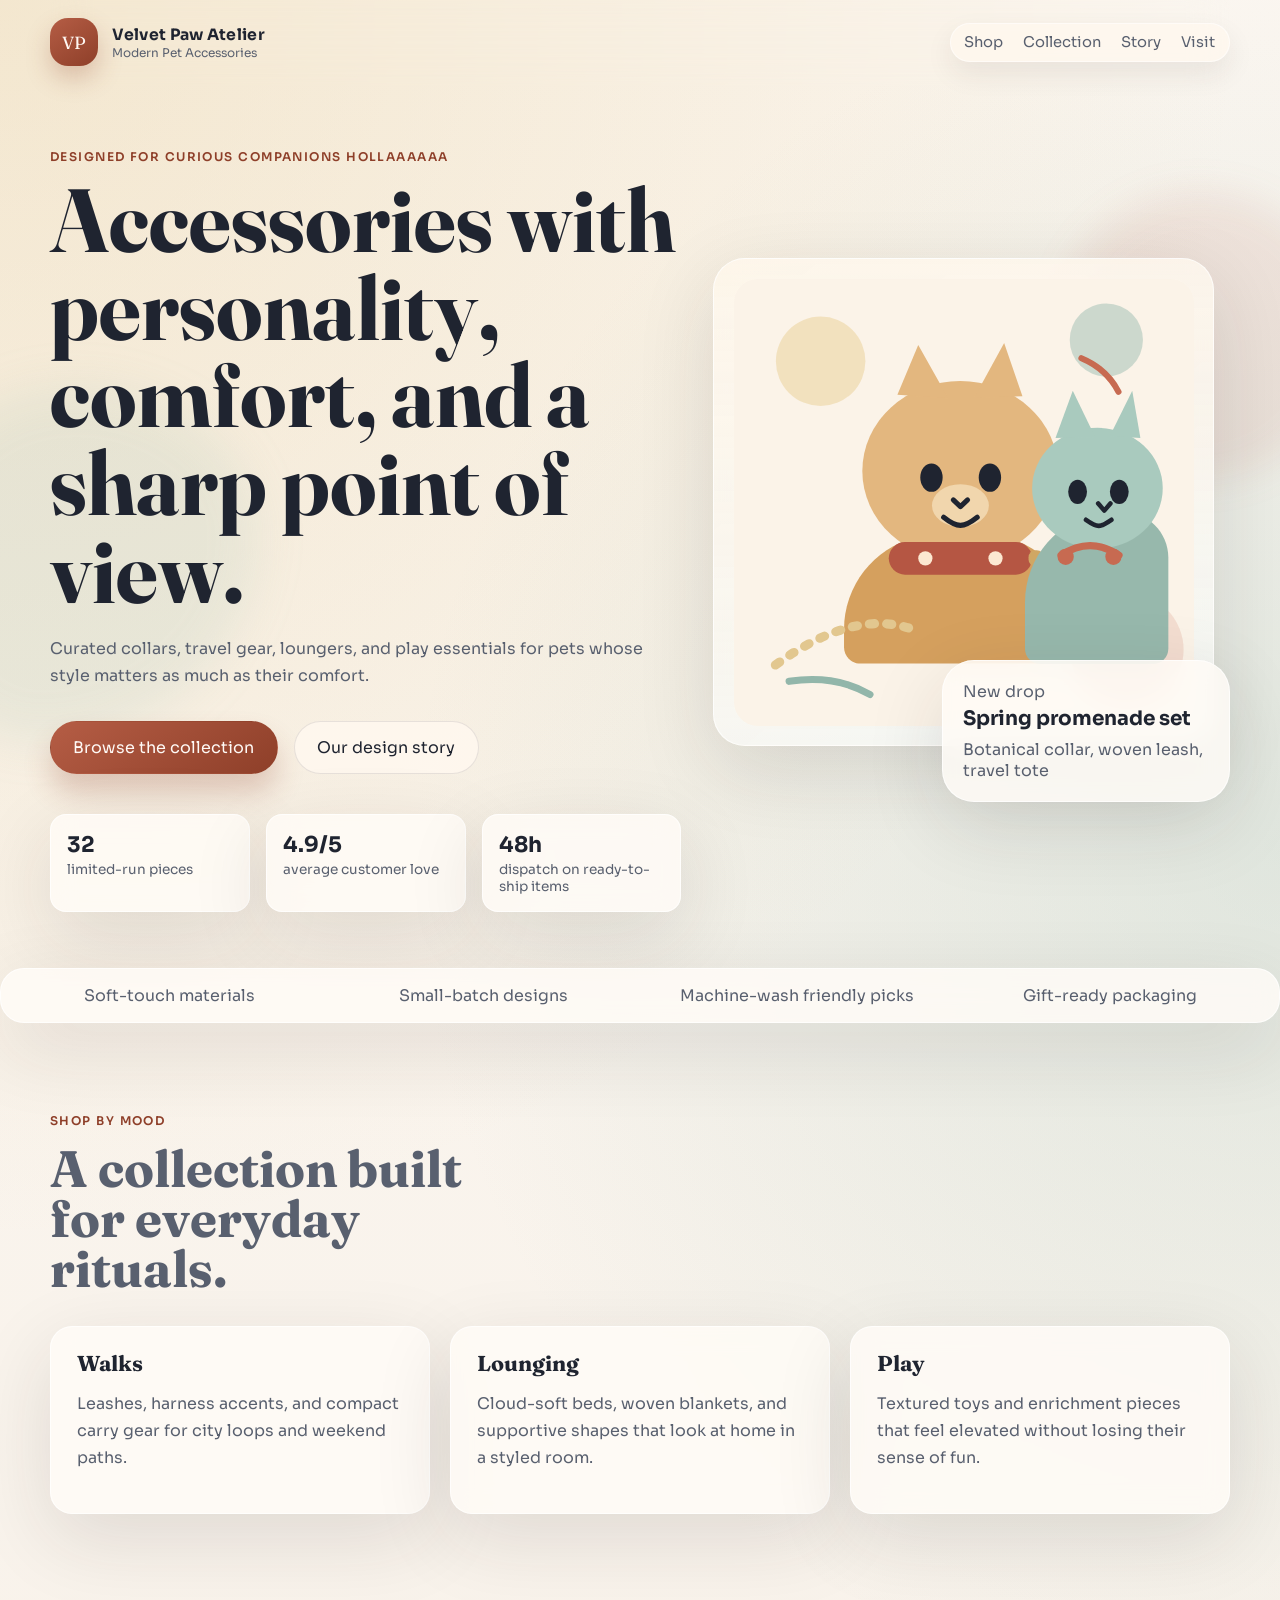
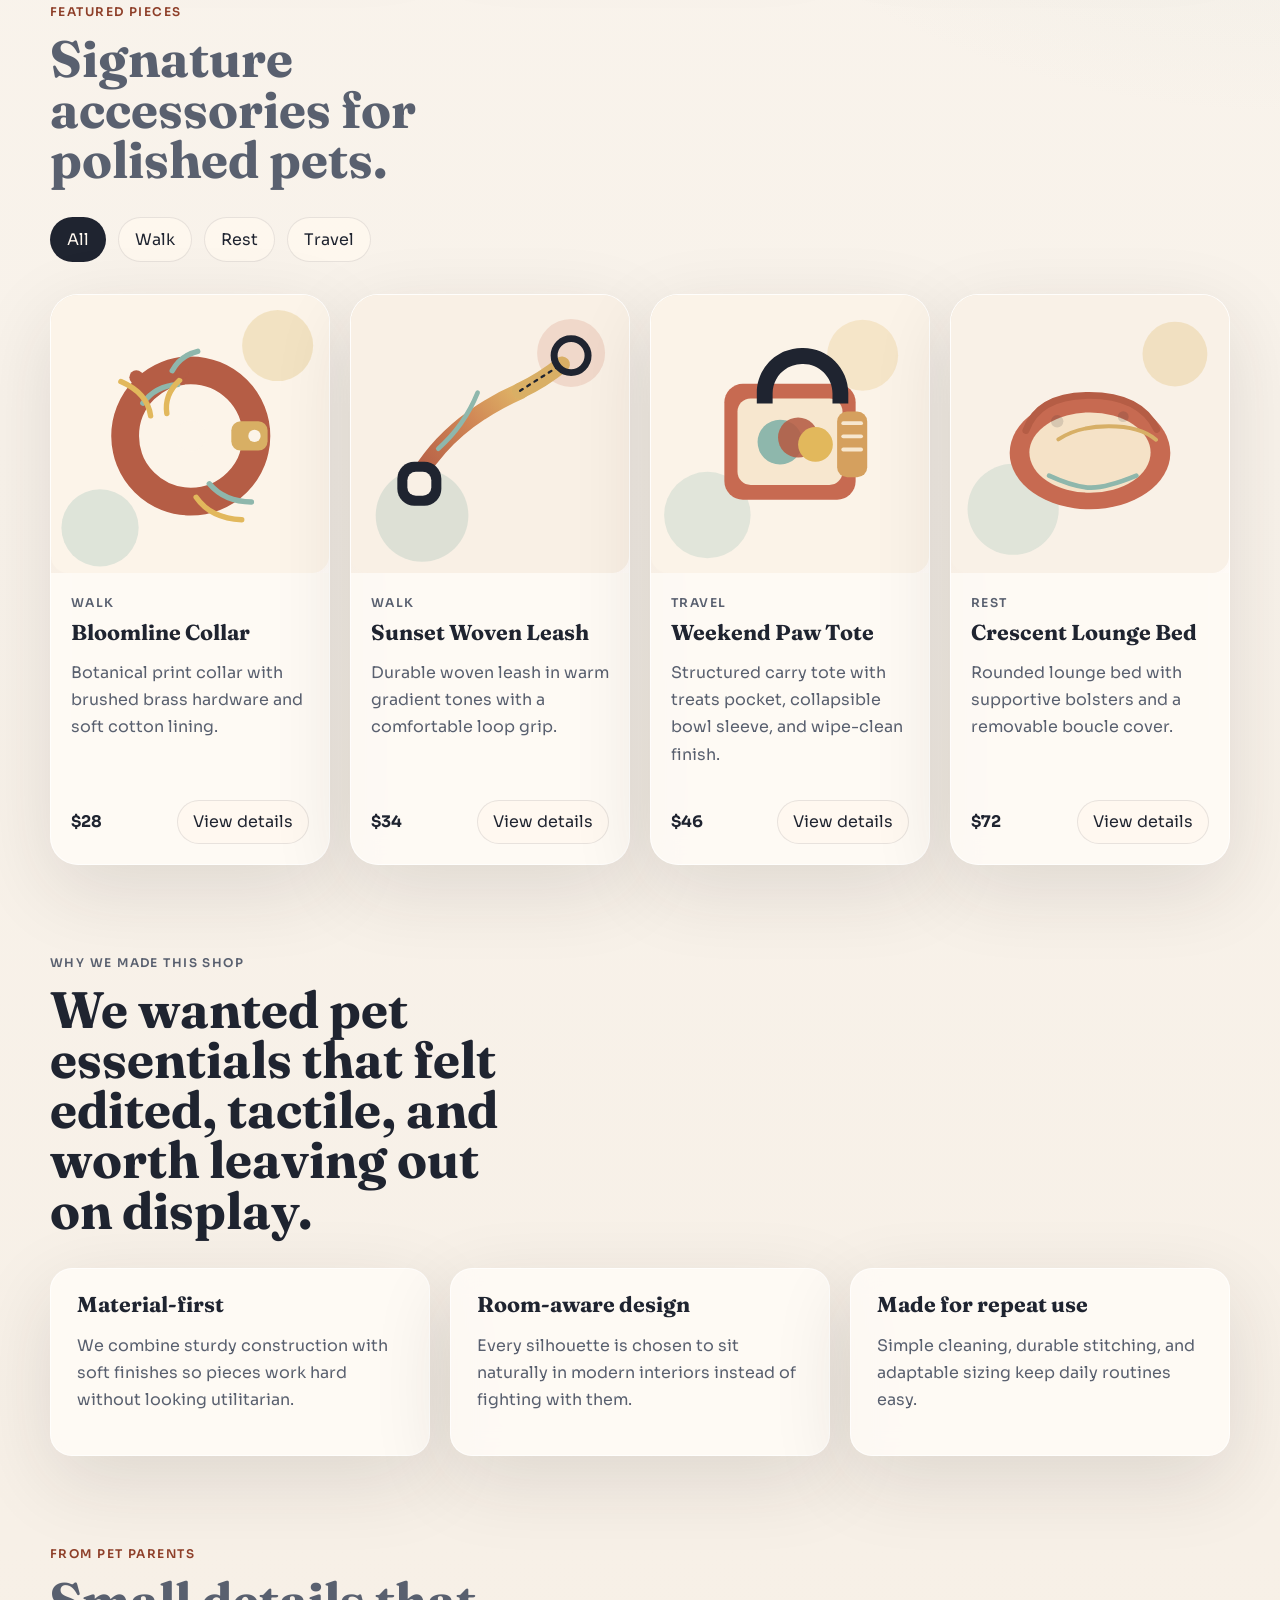
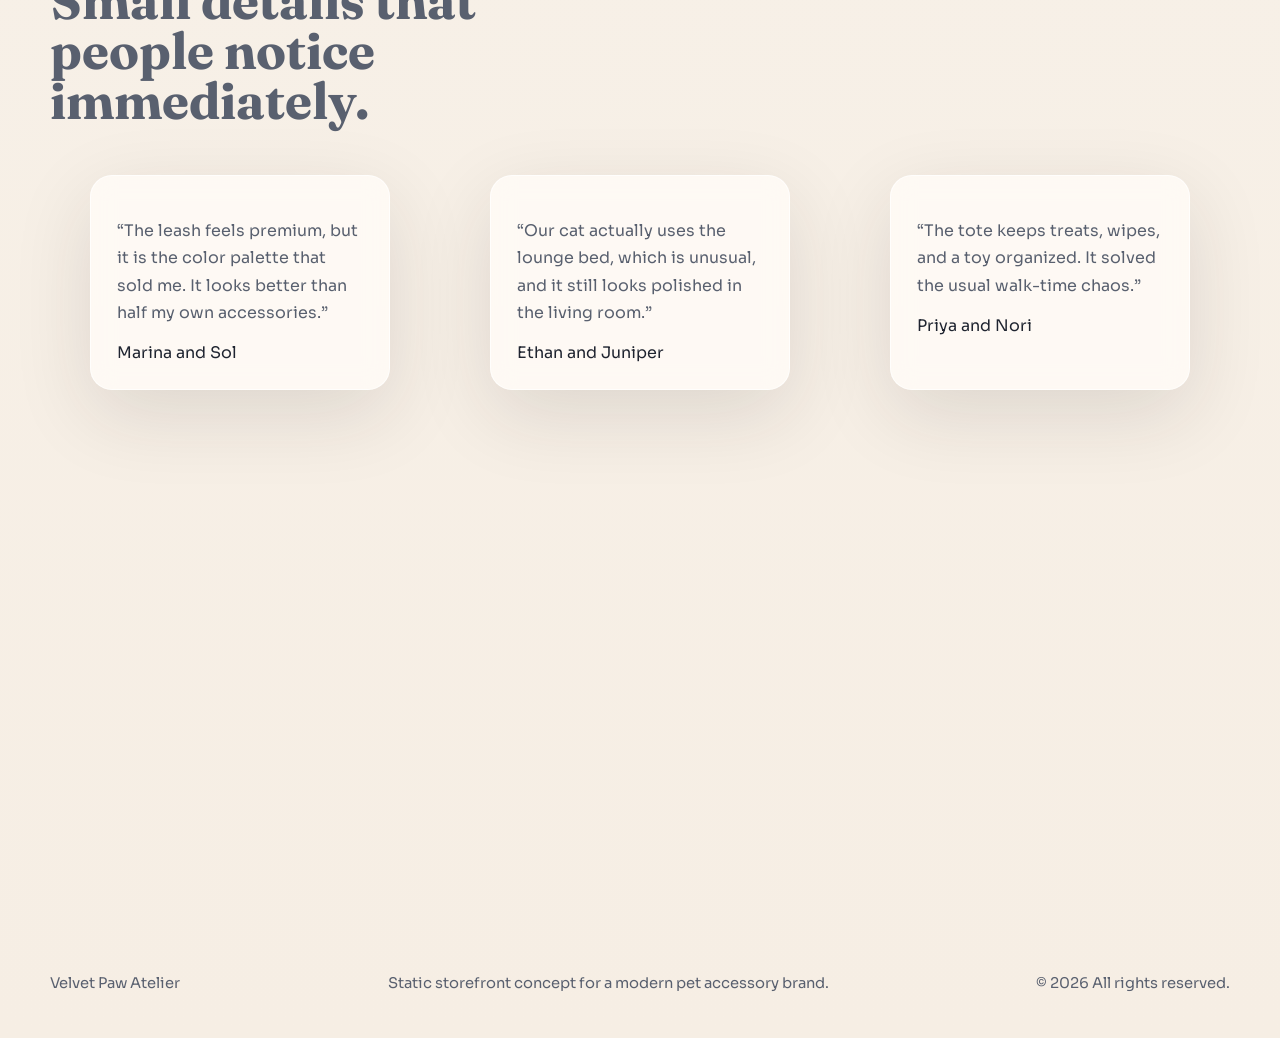
<file: index.html>
<!DOCTYPE html>
<html lang="en">
  <head>
    <meta charset="UTF-8" />
    <meta name="viewport" content="width=device-width, initial-scale=1.0" />
    <title>Velvet Paw Atelier</title>
    <meta
      name="description"
      content="Velvet Paw Atelier offers modern pet accessories with thoughtful design, playful details, and everyday comfort."
    />
    <link rel="preconnect" href="https://fonts.googleapis.com" />
    <link rel="preconnect" href="https://fonts.gstatic.com" crossorigin />
    <link
      href="https://fonts.googleapis.com/css2?family=Fraunces:wght@500;600;700&family=Sora:wght@400;500;600;700&display=swap"
      rel="stylesheet"
    />
    <link rel="stylesheet" href="styles.css" />
  </head>
  <body>
    <div class="page-shell">
      <header class="site-header">
        <a class="brand" href="#top" aria-label="Velvet Paw Atelier home PAGE">
          <span class="brand-mark">VP</span>
          <span>
            <strong>Velvet Paw Atelier</strong>
            <small>Modern Pet Accessories</small>
          </span>
        </a>

        <button class="menu-toggle" aria-expanded="false" aria-controls="site-nav">
          <span></span>
          <span></span>
          <span></span>
        </button>

        <nav id="site-nav" class="site-nav">
          <a href="#shop">Shop</a>
          <a href="#collection">Collection</a>
          <a href="#story">Story</a>
          <a href="#visit">Visit</a>
        </nav>
      </header>

      <main id="top">
        <section class="hero section-grid">
          <div class="hero-copy reveal">
            <p class="eyebrow">Designed for curious companions HOLLAAAAAA</p>
            <h1>Accessories with personality, comfort, and a sharp point of view.</h1>
            <p class="hero-text">
              Curated collars, travel gear, loungers, and play essentials for pets whose style matters as much as their comfort.
            </p>

            <div class="hero-actions">
              <a class="button button-primary" href="#collection">Browse the collection</a>
              <a class="button button-secondary" href="#story">Our design story</a>
            </div>

            <ul class="hero-stats" aria-label="Shop highlights">
              <li>
                <strong>32</strong>
                <span>limited-run pieces</span>
              </li>
              <li>
                <strong>4.9/5</strong>
                <span>average customer love</span>
              </li>
              <li>
                <strong>48h</strong>
                <span>dispatch on ready-to-ship items</span>
              </li>
            </ul>
          </div>

          <div class="hero-visual reveal reveal-delay">
            <div class="hero-card hero-card-main">
              <img src="assets/hero-pets.svg" alt="Illustrated cat and dog wearing stylish accessories" />
            </div>
            <div class="hero-card hero-card-note">
              <p>New drop</p>
              <strong>Spring promenade set</strong>
              <span>Botanical collar, woven leash, travel tote</span>
            </div>
          </div>
        </section>

        <section class="feature-ribbon reveal">
          <p>Soft-touch materials</p>
          <p>Small-batch designs</p>
          <p>Machine-wash friendly picks</p>
          <p>Gift-ready packaging</p>
        </section>

        <section id="shop" class="categories section-grid">
          <div class="section-heading reveal">
            <p class="eyebrow">Shop by mood</p>
            <h2>A collection built for everyday rituals.</h2>
          </div>

          <div class="category-grid">
            <article class="category-card reveal">
              <h3>Walks</h3>
              <p>Leashes, harness accents, and compact carry gear for city loops and weekend paths.</p>
            </article>
            <article class="category-card reveal reveal-delay">
              <h3>Lounging</h3>
              <p>Cloud-soft beds, woven blankets, and supportive shapes that look at home in a styled room.</p>
            </article>
            <article class="category-card reveal reveal-delay-2">
              <h3>Play</h3>
              <p>Textured toys and enrichment pieces that feel elevated without losing their sense of fun.</p>
            </article>
          </div>
        </section>

        <section id="collection" class="collection section-grid">
          <div class="section-heading reveal">
            <p class="eyebrow">Featured pieces</p>
            <h2>Signature accessories for polished pets.</h2>
          </div>

          <div class="filters reveal" role="tablist" aria-label="Product filters">
            <button class="filter-button is-active" data-filter="all" type="button">All</button>
            <button class="filter-button" data-filter="walk" type="button">Walk</button>
            <button class="filter-button" data-filter="rest" type="button">Rest</button>
            <button class="filter-button" data-filter="travel" type="button">Travel</button>
          </div>

          <div class="product-grid">
            <article class="product-card reveal" data-category="walk">
              <img src="assets/collar-bloom.svg" alt="Illustrated floral pet collar" />
              <div class="product-copy">
                <p class="product-tag">Walk</p>
                <h3>Bloomline Collar</h3>
                <p>Botanical print collar with brushed brass hardware and soft cotton lining.</p>
                <div class="product-meta">
                  <span>$28</span>
                  <button type="button">View details</button>
                </div>
              </div>
            </article>

            <article class="product-card reveal reveal-delay" data-category="walk">
              <img src="assets/leash-sunset.svg" alt="Illustrated woven leash" />
              <div class="product-copy">
                <p class="product-tag">Walk</p>
                <h3>Sunset Woven Leash</h3>
                <p>Durable woven leash in warm gradient tones with a comfortable loop grip.</p>
                <div class="product-meta">
                  <span>$34</span>
                  <button type="button">View details</button>
                </div>
              </div>
            </article>

            <article class="product-card reveal reveal-delay-2" data-category="travel">
              <img src="assets/travel-tote.svg" alt="Illustrated travel tote for pet accessories" />
              <div class="product-copy">
                <p class="product-tag">Travel</p>
                <h3>Weekend Paw Tote</h3>
                <p>Structured carry tote with treats pocket, collapsible bowl sleeve, and wipe-clean finish.</p>
                <div class="product-meta">
                  <span>$46</span>
                  <button type="button">View details</button>
                </div>
              </div>
            </article>

            <article class="product-card reveal" data-category="rest">
              <img src="assets/lounge-bed.svg" alt="Illustrated rounded pet bed" />
              <div class="product-copy">
                <p class="product-tag">Rest</p>
                <h3>Crescent Lounge Bed</h3>
                <p>Rounded lounge bed with supportive bolsters and a removable boucle cover.</p>
                <div class="product-meta">
                  <span>$72</span>
                  <button type="button">View details</button>
                </div>
              </div>
            </article>
          </div>
        </section>

        <section id="story" class="story section-grid">
          <div class="story-panel reveal">
            <p class="eyebrow">Why we made this shop</p>
            <h2>We wanted pet essentials that felt edited, tactile, and worth leaving out on display.</h2>
          </div>

          <div class="story-grid">
            <article class="story-card reveal">
              <h3>Material-first</h3>
              <p>We combine sturdy construction with soft finishes so pieces work hard without looking utilitarian.</p>
            </article>
            <article class="story-card reveal reveal-delay">
              <h3>Room-aware design</h3>
              <p>Every silhouette is chosen to sit naturally in modern interiors instead of fighting with them.</p>
            </article>
            <article class="story-card reveal reveal-delay-2">
              <h3>Made for repeat use</h3>
              <p>Simple cleaning, durable stitching, and adaptable sizing keep daily routines easy.</p>
            </article>
          </div>
        </section>

        <section class="testimonials section-grid">
          <div class="section-heading reveal">
            <p class="eyebrow">From pet parents</p>
            <h2>Small details that people notice immediately.</h2>
          </div>

          <div class="testimonial-grid">
            <blockquote class="testimonial-card reveal">
              <p>“The leash feels premium, but it is the color palette that sold me. It looks better than half my own accessories.”</p>
              <footer>Marina and Sol</footer>
            </blockquote>
            <blockquote class="testimonial-card reveal reveal-delay">
              <p>“Our cat actually uses the lounge bed, which is unusual, and it still looks polished in the living room.”</p>
              <footer>Ethan and Juniper</footer>
            </blockquote>
            <blockquote class="testimonial-card reveal reveal-delay-2">
              <p>“The tote keeps treats, wipes, and a toy organized. It solved the usual walk-time chaos.”</p>
              <footer>Priya and Nori</footer>
            </blockquote>
          </div>
        </section>

        <section id="visit" class="visit section-grid reveal">
          <div>
            <p class="eyebrow">Visit or inquire</p>
            <h2>Bring the shop online now, then expand later.</h2>
            <p>
              This version is intentionally lightweight: plain HTML, CSS, and JavaScript with no database dependency.
              It is a strong starting point for a brochure-style storefront or for adding ecommerce later.
            </p>
          </div>

          <form class="contact-card">
            <label>
              Name
              <input type="text" name="name" placeholder="Your name" />
            </label>
            <label>
              Email
              <input type="email" name="email" placeholder="hello@example.com" />
            </label>
            <label>
              Message
              <textarea name="message" rows="4" placeholder="Tell us what you'd like to stock or customize"></textarea>
            </label>
            <button class="button button-primary" type="submit">Send inquiry</button>
          </form>
        </section>
      </main>

      <footer class="site-footer">
        <p>Velvet Paw Atelier</p>
        <p>Static storefront concept for a modern pet accessory brand.</p>
        <p>&copy; <span id="year"></span> All rights reserved.</p>
      </footer>
    </div>

    <script src="script.js"></script>
  </body>
  </html>
</file>
<file: styles.css>
:root {
  --bg: #f8f2ea;
  --bg-strong: #f0e3d2;
  --surface: rgba(255, 252, 247, 0.82);
  --surface-strong: #fff8ef;
  --ink: #1f2430;
  --muted: #59606f;
  --accent: #b55d45;
  --accent-deep: #8e3f29;
  --mint: #8eb7ac;
  --gold: #ddba6d;
  --border: rgba(31, 36, 48, 0.1);
  --shadow: 0 24px 80px rgba(41, 36, 29, 0.12);
  --radius-xl: 32px;
  --radius-lg: 22px;
  --radius-md: 16px;
  --max-width: 1180px;
}

* {
  box-sizing: border-box;
}

html {
  scroll-behavior: smooth;
}

body {
  margin: 0;
  min-height: 100vh;
  color: var(--ink);
  font-family: "Sora", sans-serif;
  background:
    radial-gradient(circle at top left, rgba(221, 186, 109, 0.25), transparent 28%),
    radial-gradient(circle at right 20%, rgba(142, 183, 172, 0.24), transparent 24%),
    linear-gradient(180deg, #fbf6f0 0%, var(--bg) 48%, #f6eee4 100%);
}

img {
  display: block;
  max-width: 100%;
}

a {
  color: inherit;
  text-decoration: none;
}

button,
input,
textarea {
  font: inherit;
}

.page-shell {
  position: relative;
  overflow: hidden;
}

.page-shell::before,
.page-shell::after {
  content: "";
  position: fixed;
  inset: auto;
  pointer-events: none;
  z-index: -1;
}

.page-shell::before {
  top: 12rem;
  right: -4rem;
  width: 18rem;
  height: 18rem;
  border-radius: 50%;
  background: rgba(181, 93, 69, 0.1);
  filter: blur(18px);
}

.page-shell::after {
  bottom: 10rem;
  left: -6rem;
  width: 22rem;
  height: 22rem;
  border-radius: 48% 52% 63% 37% / 47% 42% 58% 53%;
  background: rgba(142, 183, 172, 0.14);
  filter: blur(24px);
}

.site-header,
.section-grid,
.site-footer {
  width: min(calc(100% - 2rem), var(--max-width));
  margin: 0 auto;
}

.site-header {
  position: sticky;
  top: 0;
  display: flex;
  align-items: center;
  justify-content: space-between;
  gap: 1rem;
  padding: 1.15rem 0;
  z-index: 10;
  backdrop-filter: blur(18px);
}

.brand {
  display: inline-flex;
  align-items: center;
  gap: 0.9rem;
}

.brand strong,
.brand small {
  display: block;
}

.brand strong {
  font-size: 0.98rem;
  letter-spacing: 0.02em;
}

.brand small {
  color: var(--muted);
  font-size: 0.75rem;
}

.brand-mark {
  display: grid;
  place-items: center;
  width: 3rem;
  height: 3rem;
  border-radius: 18px;
  background: linear-gradient(145deg, var(--accent) 0%, var(--accent-deep) 100%);
  color: #fff7f2;
  font-family: "Fraunces", serif;
  font-size: 1.1rem;
  box-shadow: 0 12px 24px rgba(142, 63, 41, 0.25);
}

.site-nav {
  display: inline-flex;
  align-items: center;
  gap: 1.25rem;
  padding: 0.6rem 0.85rem;
  border: 1px solid rgba(255, 255, 255, 0.55);
  border-radius: 999px;
  background: rgba(255, 248, 239, 0.72);
  box-shadow: 0 12px 28px rgba(49, 44, 36, 0.08);
}

.site-nav a {
  color: var(--muted);
  font-size: 0.92rem;
}

.site-nav a:hover,
.site-nav a:focus-visible {
  color: var(--ink);
}

.menu-toggle {
  display: none;
  flex-direction: column;
  gap: 0.3rem;
  width: 3rem;
  height: 3rem;
  padding: 0.7rem;
  border: 0;
  border-radius: 18px;
  background: rgba(255, 248, 239, 0.9);
  box-shadow: 0 10px 24px rgba(49, 44, 36, 0.08);
}

.menu-toggle span {
  width: 100%;
  height: 2px;
  background: var(--ink);
  transition: transform 180ms ease, opacity 180ms ease;
}

.hero {
  display: grid;
  grid-template-columns: 1.1fr 0.9fr;
  gap: 2rem;
  align-items: center;
  padding: 4rem 0 2rem;
}

.eyebrow {
  margin: 0 0 0.75rem;
  color: var(--accent-deep);
  font-weight: 600;
  letter-spacing: 0.12em;
  text-transform: uppercase;
  font-size: 0.75rem;
}

h1,
h2,
h3 {
  margin: 0;
  font-family: "Fraunces", serif;
  line-height: 0.98;
}

h1 {
  max-width: 12ch;
  font-size: clamp(3.3rem, 7vw, 6.4rem);
}

h2 {
  max-width: 13ch;
  font-size: clamp(2rem, 4vw, 3.25rem);
}

h3 {
  font-size: 1.35rem;
}

.hero-text,
.section-heading,
.story-panel p,
.visit p,
.category-card p,
.story-card p,
.testimonial-card p,
.product-copy p {
  color: var(--muted);
  line-height: 1.7;
}

.hero-text {
  max-width: 54ch;
  margin: 1.25rem 0 0;
}

.hero-actions {
  display: flex;
  flex-wrap: wrap;
  gap: 1rem;
  margin-top: 2rem;
}

.button {
  display: inline-flex;
  align-items: center;
  justify-content: center;
  min-height: 3.3rem;
  padding: 0.9rem 1.4rem;
  border-radius: 999px;
  border: 1px solid transparent;
  transition: transform 180ms ease, box-shadow 180ms ease, background-color 180ms ease;
}

.button:hover,
.button:focus-visible,
.product-meta button:hover,
.product-meta button:focus-visible,
.filter-button:hover,
.filter-button:focus-visible {
  transform: translateY(-2px);
}

.button-primary {
  background: linear-gradient(145deg, var(--accent) 0%, var(--accent-deep) 100%);
  color: #fffaf6;
  box-shadow: 0 18px 28px rgba(142, 63, 41, 0.24);
}

.button-secondary {
  border-color: var(--border);
  background: rgba(255, 248, 239, 0.82);
}

.hero-stats {
  display: grid;
  grid-template-columns: repeat(3, minmax(0, 1fr));
  gap: 1rem;
  padding: 0;
  margin: 2.5rem 0 0;
  list-style: none;
}

.hero-stats li,
.hero-card,
.category-card,
.product-card,
.story-card,
.testimonial-card,
.contact-card,
.visit,
.feature-ribbon {
  border: 1px solid rgba(255, 255, 255, 0.72);
  background: var(--surface);
  box-shadow: var(--shadow);
  backdrop-filter: blur(12px);
}

.hero-stats li {
  padding: 1rem;
  border-radius: var(--radius-md);
}

.hero-stats strong {
  display: block;
  font-size: 1.35rem;
}

.hero-stats span {
  display: block;
  margin-top: 0.2rem;
  color: var(--muted);
  font-size: 0.85rem;
}

.hero-visual {
  position: relative;
  min-height: 34rem;
}

.hero-card {
  position: absolute;
  border-radius: var(--radius-xl);
}

.hero-card-main {
  inset: 0 1rem 3.5rem 0;
  padding: 1.2rem;
  background:
    linear-gradient(180deg, rgba(255, 248, 239, 0.88) 0%, rgba(255, 255, 255, 0.7) 100%),
    linear-gradient(140deg, rgba(221, 186, 109, 0.24), rgba(142, 183, 172, 0.18));
}

.hero-card-main img {
  width: 100%;
  height: 100%;
  object-fit: cover;
  border-radius: calc(var(--radius-xl) - 8px);
}

.hero-card-note {
  right: 0;
  bottom: 0;
  width: min(18rem, 72%);
  padding: 1.25rem;
}

.hero-card-note p,
.hero-card-note span {
  margin: 0;
  color: var(--muted);
}

.hero-card-note strong {
  display: block;
  margin: 0.3rem 0 0.5rem;
  font-size: 1.25rem;
}

.feature-ribbon {
  display: grid;
  grid-template-columns: repeat(4, minmax(0, 1fr));
  gap: 1rem;
  margin: 1.5rem auto 0;
  padding: 1rem 1.25rem;
  border-radius: 24px;
}

.feature-ribbon p {
  margin: 0;
  text-align: center;
  color: var(--muted);
}

.categories,
.collection,
.story,
.testimonials,
.visit {
  padding: 5.5rem 0 0;
}

.category-grid,
.story-grid,
.testimonial-grid,
.product-grid {
  display: grid;
  gap: 1.25rem;
  margin-top: 2rem;
}

.category-grid,
.story-grid,
.testimonial-grid {
  grid-template-columns: repeat(3, minmax(0, 1fr));
}

.category-card,
.story-card,
.testimonial-card,
.contact-card,
.visit {
  border-radius: var(--radius-lg);
}

.category-card,
.story-card,
.testimonial-card {
  padding: 1.6rem;
}

.filters {
  display: inline-flex;
  flex-wrap: wrap;
  gap: 0.75rem;
  margin-top: 2rem;
}

.filter-button,
.product-meta button {
  border: 1px solid var(--border);
  border-radius: 999px;
  background: rgba(255, 248, 239, 0.86);
  color: var(--ink);
  cursor: pointer;
  transition: transform 180ms ease, background-color 180ms ease, color 180ms ease;
}

.filter-button {
  padding: 0.7rem 1rem;
}

.filter-button.is-active {
  background: var(--ink);
  color: #fff8ef;
}

.product-grid {
  grid-template-columns: repeat(4, minmax(0, 1fr));
}

.product-card {
  display: flex;
  flex-direction: column;
  overflow: hidden;
  border-radius: 28px;
  transition: transform 220ms ease, opacity 180ms ease;
}

.product-card[hidden] {
  display: none;
}

.product-card:hover {
  transform: translateY(-6px);
}

.product-card img {
  aspect-ratio: 1 / 1;
  object-fit: cover;
  background: linear-gradient(135deg, rgba(240, 227, 210, 0.92), rgba(255, 250, 246, 0.9));
}

.product-copy {
  display: flex;
  flex: 1;
  flex-direction: column;
  padding: 1.25rem;
}

.product-tag {
  margin: 0;
  color: var(--accent-deep);
  font-size: 0.76rem;
  letter-spacing: 0.12em;
  text-transform: uppercase;
  font-weight: 600;
}

.product-copy h3 {
  margin-top: 0.5rem;
}

.product-meta {
  display: flex;
  align-items: center;
  justify-content: space-between;
  gap: 1rem;
  margin-top: auto;
  padding-top: 1rem;
}

.product-meta span {
  font-weight: 700;
}

.product-meta button {
  padding: 0.65rem 0.95rem;
}

.story-panel {
  max-width: 52rem;
}

.visit {
  display: grid;
  grid-template-columns: 1fr 0.9fr;
  gap: 1.4rem;
  padding: 2rem;
}

.contact-card {
  display: grid;
  gap: 1rem;
  padding: 1.4rem;
}

.contact-card label {
  display: grid;
  gap: 0.45rem;
  font-size: 0.92rem;
}

.contact-card input,
.contact-card textarea {
  width: 100%;
  padding: 0.9rem 1rem;
  border: 1px solid rgba(31, 36, 48, 0.12);
  border-radius: 16px;
  background: rgba(255, 255, 255, 0.86);
}

.contact-card textarea {
  resize: vertical;
}

.site-footer {
  display: flex;
  flex-wrap: wrap;
  justify-content: space-between;
  gap: 1rem;
  padding: 4rem 0 2rem;
  color: var(--muted);
  font-size: 0.92rem;
}

.reveal {
  opacity: 0;
  transform: translateY(28px);
  transition: opacity 700ms ease, transform 700ms ease;
}

.reveal-delay {
  transition-delay: 120ms;
}

.reveal-delay-2 {
  transition-delay: 240ms;
}

.reveal.is-visible {
  opacity: 1;
  transform: translateY(0);
}

@media (max-width: 1080px) {
  .hero,
  .visit,
  .product-grid,
  .category-grid,
  .story-grid,
  .testimonial-grid,
  .feature-ribbon {
    grid-template-columns: repeat(2, minmax(0, 1fr));
  }

  .product-grid {
    grid-template-columns: repeat(2, minmax(0, 1fr));
  }

  .hero {
    grid-template-columns: 1fr;
  }

  .hero-visual {
    min-height: 32rem;
  }
}

@media (max-width: 760px) {
  .site-header {
    align-items: flex-start;
    padding-top: 1rem;
  }

  .menu-toggle {
    display: inline-flex;
  }

  .site-nav {
    position: absolute;
    top: calc(100% + 0.65rem);
    right: 1rem;
    display: none;
    width: min(18rem, calc(100vw - 2rem));
    padding: 1rem;
    border-radius: 24px;
    flex-direction: column;
    align-items: flex-start;
  }

  .site-nav.is-open {
    display: flex;
  }

  .menu-toggle[aria-expanded="true"] span:nth-child(1) {
    transform: translateY(6px) rotate(45deg);
  }

  .menu-toggle[aria-expanded="true"] span:nth-child(2) {
    opacity: 0;
  }

  .menu-toggle[aria-expanded="true"] span:nth-child(3) {
    transform: translateY(-6px) rotate(-45deg);
  }

  h1 {
    max-width: none;
  }

  .hero-stats,
  .feature-ribbon,
  .category-grid,
  .story-grid,
  .testimonial-grid,
  .visit,
  .product-grid {
    grid-template-columns: 1fr;
  }

  .hero {
    padding-top: 2.4rem;
  }

  .hero-visual {
    min-height: 25rem;
  }

  .hero-card-main {
    inset: 0 0 3.5rem;
  }

  .hero-card-note {
    width: 85%;
  }

  .site-footer {
    flex-direction: column;
  }
}

@media (prefers-reduced-motion: reduce) {
  html {
    scroll-behavior: auto;
  }

  *,
  *::before,
  *::after {
    animation: none !important;
    transition: none !important;
  }

  .reveal {
    opacity: 1;
    transform: none;
  }
}
</file>
